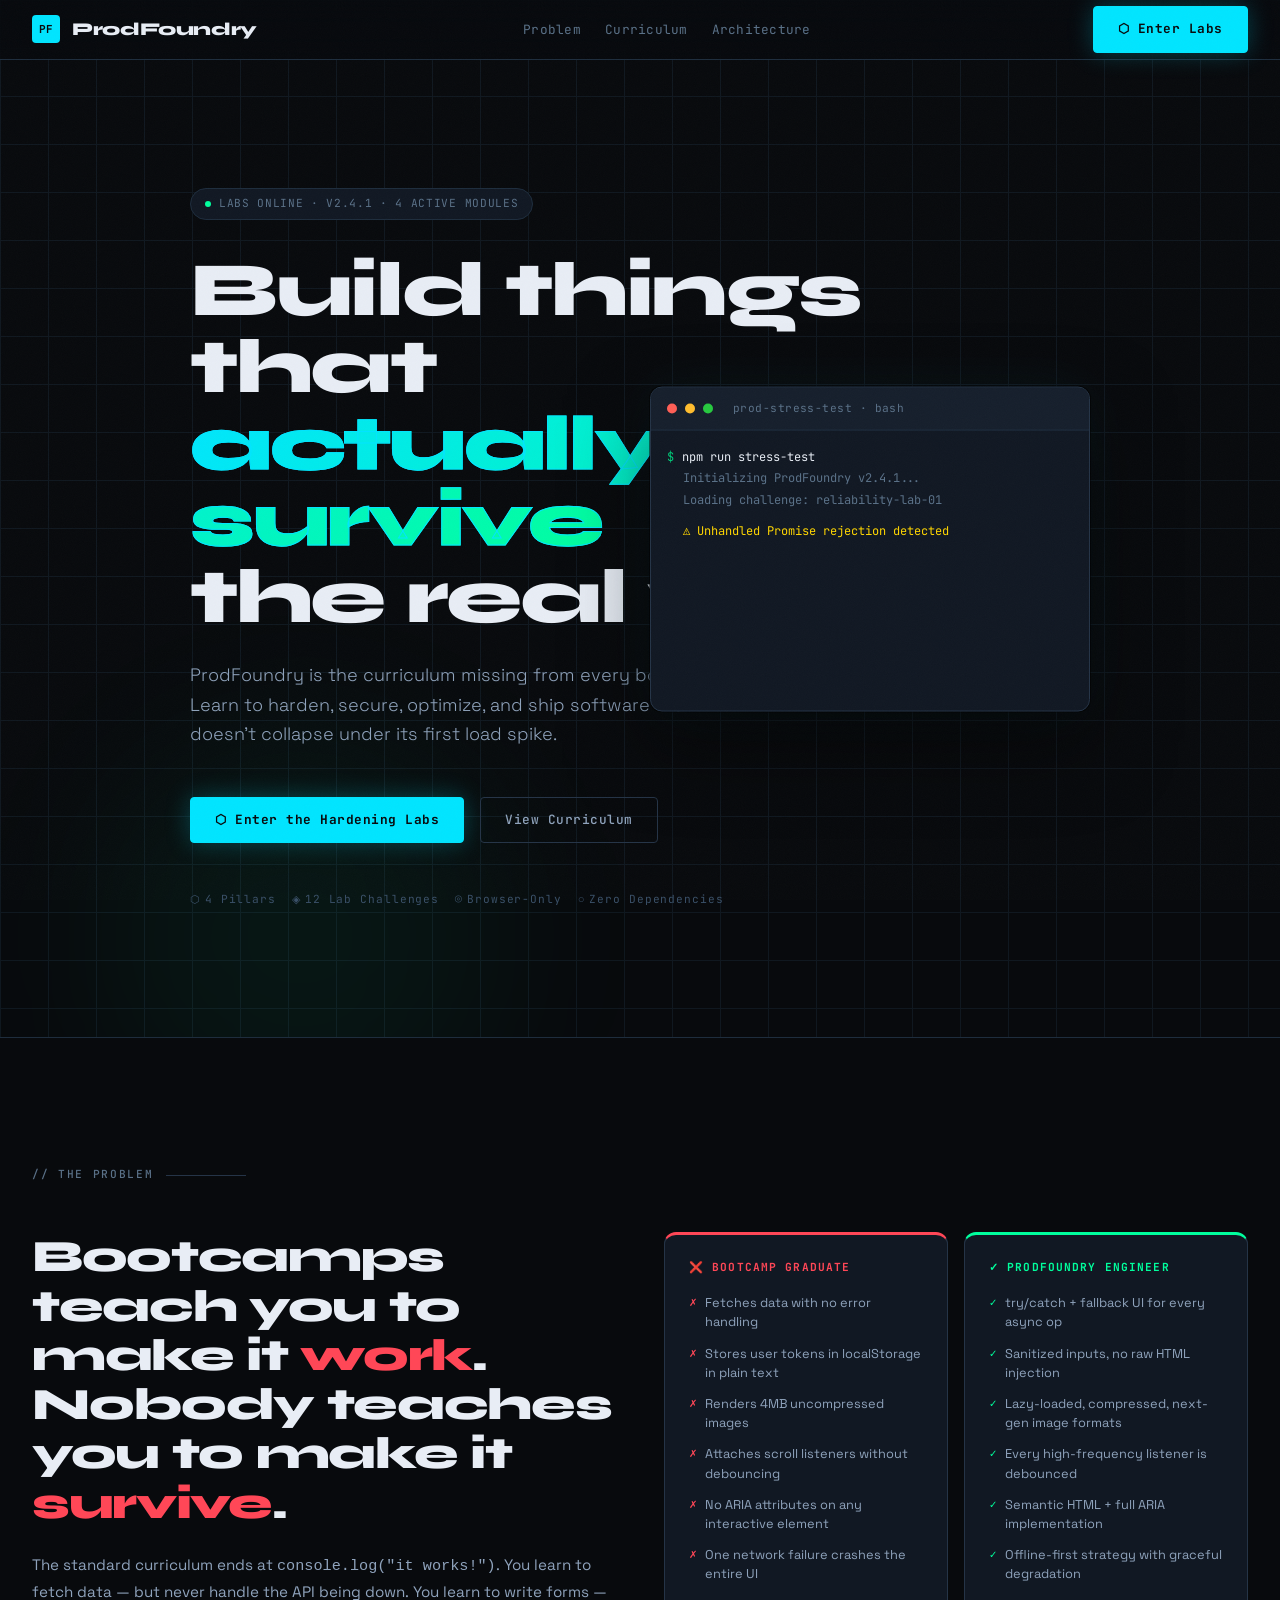
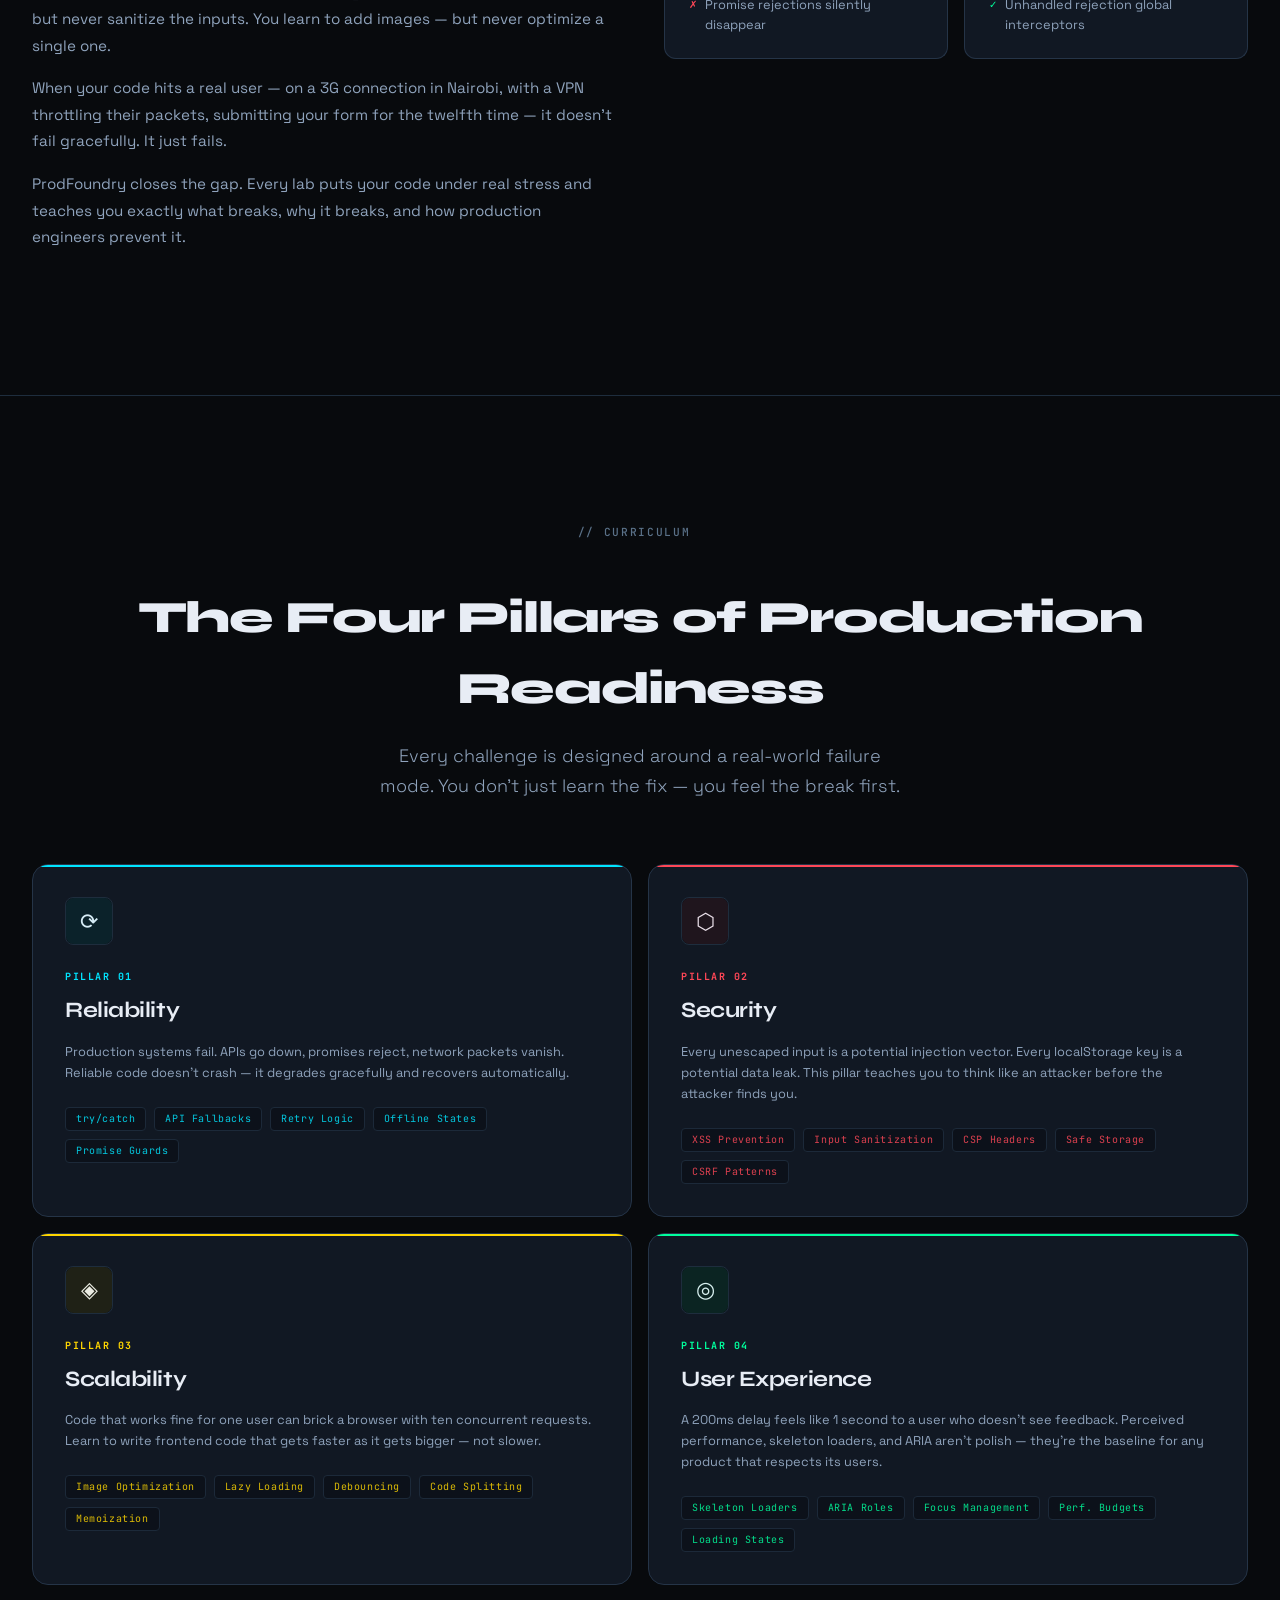
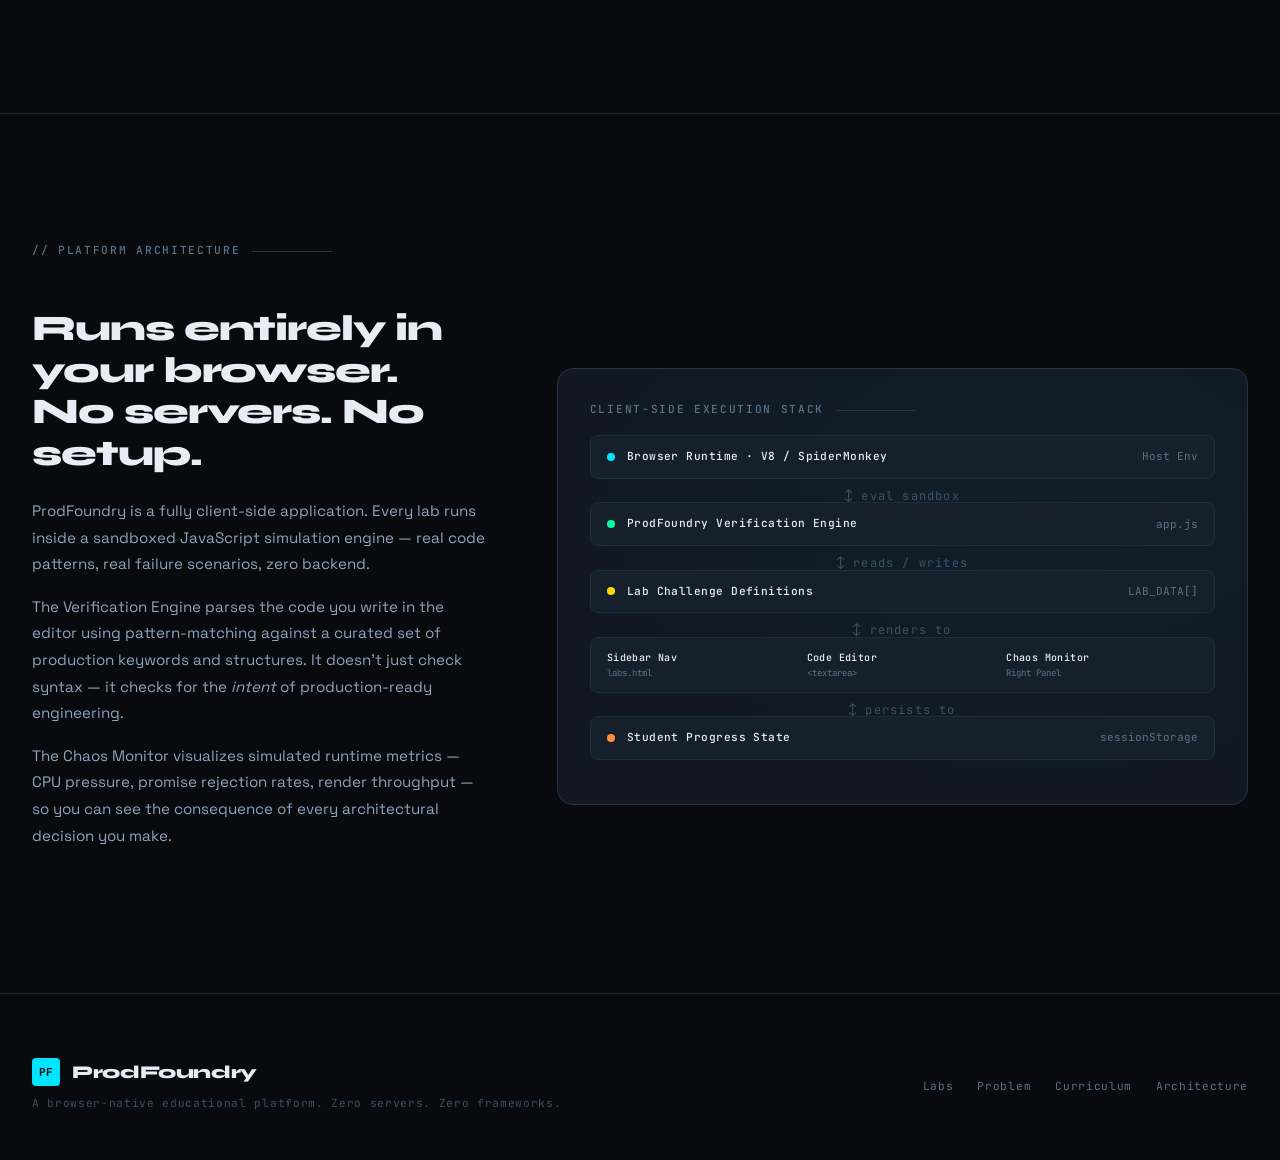
<file: index.html>
<!DOCTYPE html>
<html lang="en">
<head>
  <meta charset="UTF-8">
  <meta name="viewport" content="width=device-width, initial-scale=1.0">
  <meta name="description" content="ProdFoundry — The production-hardening curriculum that turns junior developers into engineers who build things that actually survive the real world.">
  <title>ProdFoundry — Production Hardening for Real Engineers</title>
  <link rel="stylesheet" href="style.css">
  <link rel="icon" type="image/svg+xml" href="data:image/svg+xml,<svg xmlns='http://www.w3.org/2000/svg' viewBox='0 0 32 32'><rect width='32' height='32' rx='6' fill='%2300e5ff'/><text x='6' y='22' font-size='16' font-weight='900' font-family='monospace' fill='%23080a0d'>PF</text></svg>">
</head>
<body>

<!-- ── Ambient Overlays ────────────────────────────────────── -->
<div class="noise-overlay" aria-hidden="true"></div>

<!-- ── Navigation ─────────────────────────────────────────── -->
<nav class="site-nav" role="navigation" aria-label="Main navigation">
  <a href="index.html" class="nav-logo" aria-label="ProdFoundry Home">
    <div class="nav-logo-mark" aria-hidden="true">PF</div>
    ProdFoundry
  </a>
  <ul class="nav-links" role="list">
    <li><a href="#problem">Problem</a></li>
    <li><a href="#pillars">Curriculum</a></li>
    <li><a href="#architecture">Architecture</a></li>
  </ul>
  <a href="labs.html" class="btn btn-primary nav-cta" aria-label="Enter the Hardening Labs">
    ⬡ Enter Labs
  </a>
</nav>

<!-- ═══════════════════════════════════════════════════════════
     HERO SECTION
═══════════════════════════════════════════════════════════ -->
<section class="hero" aria-labelledby="hero-headline">
  <div class="grid-bg" aria-hidden="true"></div>
  <div class="glow-orb" aria-hidden="true"></div>
  <div class="glow-orb" aria-hidden="true"></div>

  <div class="container hero-inner">
    <div class="hero-content">

      <div class="hero-status" role="status" aria-live="polite">
        <span class="status-dot" aria-hidden="true"></span>
        Labs Online · v2.4.1 · 4 Active Modules
      </div>

      <h1 class="hero-headline" id="hero-headline">
        Build things that<br>
        <span class="line-accent">actually survive</span><br>
        the real world.
      </h1>

      <p class="hero-subtitle">
        ProdFoundry is the curriculum missing from every bootcamp.
        Learn to harden, secure, optimize, and ship software that
        doesn't collapse under its first load spike.
      </p>

      <div class="hero-cta-group">
        <a href="labs.html" class="btn btn-primary" aria-label="Enter the interactive Hardening Labs">
          ⬡ Enter the Hardening Labs
        </a>
        <a href="#pillars" class="btn btn-ghost" aria-label="View the 4 curriculum pillars">
          View Curriculum
        </a>
      </div>

      <div class="hero-meta" role="list" aria-label="Platform statistics">
        <span role="listitem">
          <span aria-hidden="true">⬡</span> 4 Pillars
        </span>
        <span role="listitem">
          <span aria-hidden="true">◈</span> 12 Lab Challenges
        </span>
        <span role="listitem">
          <span aria-hidden="true">◎</span> Browser-Only
        </span>
        <span role="listitem">
          <span aria-hidden="true">○</span> Zero Dependencies
        </span>
      </div>
    </div>

    <!-- Terminal Decoration -->
    <div class="hero-terminal" aria-hidden="true" role="presentation">
      <div class="terminal-bar">
        <div class="terminal-dot"></div>
        <div class="terminal-dot"></div>
        <div class="terminal-dot"></div>
        <span class="terminal-title">prod-stress-test · bash</span>
      </div>
      <div class="terminal-body" id="hero-terminal-body">
        <!-- JS populates this -->
      </div>
    </div>
  </div>
</section>

<!-- ═══════════════════════════════════════════════════════════
     THE PROBLEM SECTION
═══════════════════════════════════════════════════════════ -->
<section class="problem-section" id="problem" aria-labelledby="problem-heading">
  <div class="container">
    <div class="section-label" aria-hidden="true">// The Problem</div>

    <div class="problem-grid">
      <div class="problem-text reveal">
        <h2 id="problem-heading">
          Bootcamps teach you to make it <em>work</em>.<br>
          Nobody teaches you to make it <em>survive</em>.
        </h2>
        <p>
          The standard curriculum ends at <code>console.log("it works!")</code>.
          You learn to fetch data — but never handle the API being down.
          You learn to write forms — but never sanitize the inputs.
          You learn to add images — but never optimize a single one.
        </p>
        <p>
          When your code hits a real user — on a 3G connection in Nairobi,
          with a VPN throttling their packets, submitting your form for the
          twelfth time — it doesn't fail gracefully. It just fails.
        </p>
        <p>
          ProdFoundry closes the gap. Every lab puts your code under real
          stress and teaches you exactly what breaks, why it breaks, and
          how production engineers prevent it.
        </p>
      </div>

      <div class="problem-contrast reveal">
        <div class="contrast-card fail" role="region" aria-labelledby="fail-card-title">
          <h4 id="fail-card-title">❌ Bootcamp Graduate</h4>
          <ul class="contrast-list" aria-label="What bootcamps teach">
            <li>Fetches data with no error handling</li>
            <li>Stores user tokens in localStorage in plain text</li>
            <li>Renders 4MB uncompressed images</li>
            <li>Attaches scroll listeners without debouncing</li>
            <li>No ARIA attributes on any interactive element</li>
            <li>One network failure crashes the entire UI</li>
            <li>Promise rejections silently disappear</li>
          </ul>
        </div>
        <div class="contrast-card pass" role="region" aria-labelledby="pass-card-title">
          <h4 id="pass-card-title">✓ ProdFoundry Engineer</h4>
          <ul class="contrast-list" aria-label="What ProdFoundry teaches">
            <li>try/catch + fallback UI for every async op</li>
            <li>Sanitized inputs, no raw HTML injection</li>
            <li>Lazy-loaded, compressed, next-gen image formats</li>
            <li>Every high-frequency listener is debounced</li>
            <li>Semantic HTML + full ARIA implementation</li>
            <li>Offline-first strategy with graceful degradation</li>
            <li>Unhandled rejection global interceptors</li>
          </ul>
        </div>
      </div>
    </div>
  </div>
</section>

<!-- ═══════════════════════════════════════════════════════════
     THE 4 PILLARS SECTION
═══════════════════════════════════════════════════════════ -->
<section class="pillars-section" id="pillars" aria-labelledby="pillars-heading">
  <div class="container">
    <div class="pillars-header reveal">
      <div class="section-label" aria-hidden="true">// Curriculum</div>
      <h2 id="pillars-heading">The Four Pillars of Production Readiness</h2>
      <p>
        Every challenge is designed around a real-world failure mode.
        You don't just learn the fix — you feel the break first.
      </p>
    </div>

    <div class="pillars-grid" role="list" aria-label="Curriculum pillars">

      <!-- Pillar 1: Reliability -->
      <article
        class="pillar-card reveal"
        data-pillar="reliability"
        role="listitem"
        tabindex="0"
        aria-labelledby="pillar-reliability-title"
        onclick="window.location='labs.html?lab=reliability'"
        onkeypress="if(event.key==='Enter') window.location='labs.html?lab=reliability'"
      >
        <div class="pillar-icon" aria-hidden="true">⟳</div>
        <div class="pillar-number">Pillar 01</div>
        <h3 class="pillar-title" id="pillar-reliability-title">Reliability</h3>
        <p class="pillar-desc">
          Production systems fail. APIs go down, promises reject, network
          packets vanish. Reliable code doesn't crash — it degrades
          gracefully and recovers automatically.
        </p>
        <div class="pillar-skills" role="list" aria-label="Skills covered">
          <span class="pillar-skill-tag" role="listitem">try/catch</span>
          <span class="pillar-skill-tag" role="listitem">API Fallbacks</span>
          <span class="pillar-skill-tag" role="listitem">Retry Logic</span>
          <span class="pillar-skill-tag" role="listitem">Offline States</span>
          <span class="pillar-skill-tag" role="listitem">Promise Guards</span>
        </div>
        <span class="pillar-hover-label" aria-hidden="true">Enter Lab →</span>
      </article>

      <!-- Pillar 2: Security -->
      <article
        class="pillar-card reveal"
        data-pillar="security"
        role="listitem"
        tabindex="0"
        aria-labelledby="pillar-security-title"
        onclick="window.location='labs.html?lab=security'"
        onkeypress="if(event.key==='Enter') window.location='labs.html?lab=security'"
      >
        <div class="pillar-icon" aria-hidden="true">⬡</div>
        <div class="pillar-number">Pillar 02</div>
        <h3 class="pillar-title" id="pillar-security-title">Security</h3>
        <p class="pillar-desc">
          Every unescaped input is a potential injection vector. Every
          localStorage key is a potential data leak. This pillar teaches you
          to think like an attacker before the attacker finds you.
        </p>
        <div class="pillar-skills" role="list" aria-label="Skills covered">
          <span class="pillar-skill-tag" role="listitem">XSS Prevention</span>
          <span class="pillar-skill-tag" role="listitem">Input Sanitization</span>
          <span class="pillar-skill-tag" role="listitem">CSP Headers</span>
          <span class="pillar-skill-tag" role="listitem">Safe Storage</span>
          <span class="pillar-skill-tag" role="listitem">CSRF Patterns</span>
        </div>
        <span class="pillar-hover-label" aria-hidden="true">Enter Lab →</span>
      </article>

      <!-- Pillar 3: Scalability -->
      <article
        class="pillar-card reveal"
        data-pillar="scalability"
        role="listitem"
        tabindex="0"
        aria-labelledby="pillar-scalability-title"
        onclick="window.location='labs.html?lab=scalability'"
        onkeypress="if(event.key==='Enter') window.location='labs.html?lab=scalability'"
      >
        <div class="pillar-icon" aria-hidden="true">◈</div>
        <div class="pillar-number">Pillar 03</div>
        <h3 class="pillar-title" id="pillar-scalability-title">Scalability</h3>
        <p class="pillar-desc">
          Code that works fine for one user can brick a browser with ten
          concurrent requests. Learn to write frontend code that gets faster
          as it gets bigger — not slower.
        </p>
        <div class="pillar-skills" role="list" aria-label="Skills covered">
          <span class="pillar-skill-tag" role="listitem">Image Optimization</span>
          <span class="pillar-skill-tag" role="listitem">Lazy Loading</span>
          <span class="pillar-skill-tag" role="listitem">Debouncing</span>
          <span class="pillar-skill-tag" role="listitem">Code Splitting</span>
          <span class="pillar-skill-tag" role="listitem">Memoization</span>
        </div>
        <span class="pillar-hover-label" aria-hidden="true">Enter Lab →</span>
      </article>

      <!-- Pillar 4: UX -->
      <article
        class="pillar-card reveal"
        data-pillar="ux"
        role="listitem"
        tabindex="0"
        aria-labelledby="pillar-ux-title"
        onclick="window.location='labs.html?lab=ux'"
        onkeypress="if(event.key==='Enter') window.location='labs.html?lab=ux'"
      >
        <div class="pillar-icon" aria-hidden="true">◎</div>
        <div class="pillar-number">Pillar 04</div>
        <h3 class="pillar-title" id="pillar-ux-title">User Experience</h3>
        <p class="pillar-desc">
          A 200ms delay feels like 1 second to a user who doesn't see feedback.
          Perceived performance, skeleton loaders, and ARIA aren't polish —
          they're the baseline for any product that respects its users.
        </p>
        <div class="pillar-skills" role="list" aria-label="Skills covered">
          <span class="pillar-skill-tag" role="listitem">Skeleton Loaders</span>
          <span class="pillar-skill-tag" role="listitem">ARIA Roles</span>
          <span class="pillar-skill-tag" role="listitem">Focus Management</span>
          <span class="pillar-skill-tag" role="listitem">Perf. Budgets</span>
          <span class="pillar-skill-tag" role="listitem">Loading States</span>
        </div>
        <span class="pillar-hover-label" aria-hidden="true">Enter Lab →</span>
      </article>

    </div>
  </div>
</section>

<!-- ═══════════════════════════════════════════════════════════
     ARCHITECTURE SECTION
═══════════════════════════════════════════════════════════ -->
<section class="arch-section" id="architecture" aria-labelledby="arch-heading">
  <div class="container">
    <div class="section-label" aria-hidden="true">// Platform Architecture</div>

    <div class="arch-grid">
      <div class="arch-text reveal">
        <h2 id="arch-heading">
          Runs entirely in your browser.<br>No servers. No setup.
        </h2>
        <p>
          ProdFoundry is a fully client-side application. Every lab runs
          inside a sandboxed JavaScript simulation engine — real code
          patterns, real failure scenarios, zero backend.
        </p>
        <p>
          The Verification Engine parses the code you write in the editor
          using pattern-matching against a curated set of production
          keywords and structures. It doesn't just check syntax — it checks
          for the <em>intent</em> of production-ready engineering.
        </p>
        <p>
          The Chaos Monitor visualizes simulated runtime metrics — CPU
          pressure, promise rejection rates, render throughput — so you
          can see the consequence of every architectural decision you make.
        </p>
      </div>

      <div class="arch-diagram reveal" aria-label="Platform architecture diagram" role="img">
        <div class="section-label" style="margin-bottom: var(--space-4);">client-side execution stack</div>

        <div class="arch-layer" role="listitem">
          <div class="arch-layer-dot" style="background: var(--accent);" aria-hidden="true"></div>
          <div>
            <div class="arch-layer-title">Browser Runtime · V8 / SpiderMonkey</div>
          </div>
          <div class="arch-layer-desc">Host Env</div>
        </div>
        <div class="arch-arrow" aria-hidden="true">↕ eval sandbox</div>

        <div class="arch-layer" role="listitem">
          <div class="arch-layer-dot" style="background: var(--green);" aria-hidden="true"></div>
          <div>
            <div class="arch-layer-title">ProdFoundry Verification Engine</div>
          </div>
          <div class="arch-layer-desc">app.js</div>
        </div>
        <div class="arch-arrow" aria-hidden="true">↕ reads / writes</div>

        <div class="arch-layer" role="listitem">
          <div class="arch-layer-dot" style="background: var(--yellow);" aria-hidden="true"></div>
          <div>
            <div class="arch-layer-title">Lab Challenge Definitions</div>
          </div>
          <div class="arch-layer-desc">LAB_DATA[]</div>
        </div>
        <div class="arch-arrow" aria-hidden="true">↕ renders to</div>

        <div class="arch-layer" style="display: grid; grid-template-columns: 1fr 1fr 1fr; gap: 8px;" role="listitem">
          <div>
            <div class="arch-layer-title" style="font-size: 10px;">Sidebar Nav</div>
            <div class="arch-layer-desc" style="font-size: 9px;">labs.html</div>
          </div>
          <div>
            <div class="arch-layer-title" style="font-size: 10px;">Code Editor</div>
            <div class="arch-layer-desc" style="font-size: 9px;">&lt;textarea&gt;</div>
          </div>
          <div>
            <div class="arch-layer-title" style="font-size: 10px;">Chaos Monitor</div>
            <div class="arch-layer-desc" style="font-size: 9px;">Right Panel</div>
          </div>
        </div>
        <div class="arch-arrow" aria-hidden="true">↕ persists to</div>

        <div class="arch-layer" role="listitem">
          <div class="arch-layer-dot" style="background: var(--orange);" aria-hidden="true"></div>
          <div>
            <div class="arch-layer-title">Student Progress State</div>
          </div>
          <div class="arch-layer-desc">sessionStorage</div>
        </div>
      </div>
    </div>
  </div>
</section>

<!-- ═══════════════════════════════════════════════════════════
     FOOTER
═══════════════════════════════════════════════════════════ -->
<footer class="site-footer" role="contentinfo">
  <div class="container">
    <div class="footer-inner">
      <div class="footer-copy">
        <div class="nav-logo" style="margin-bottom: 8px; display: inline-flex;">
          <div class="nav-logo-mark">PF</div>
          ProdFoundry
        </div><br>
        <span>A browser-native educational platform. Zero servers. Zero frameworks.</span>
      </div>
      <ul class="footer-links" role="list" aria-label="Footer navigation">
        <li><a href="labs.html">Labs</a></li>
        <li><a href="#problem">Problem</a></li>
        <li><a href="#pillars">Curriculum</a></li>
        <li><a href="#architecture">Architecture</a></li>
      </ul>
    </div>
  </div>
</footer>

<script>
// ─── Hero Terminal Animation ────────────────────────────────
(function initHeroTerminal() {
  const lines = [
    { type: 'prompt', cmd: 'npm run stress-test', delay: 400 },
    { type: 'out', text: 'Initializing ProdFoundry v2.4.1...', delay: 900 },
    { type: 'out', text: 'Loading challenge: reliability-lab-01', delay: 1300 },
    { type: 'gap', delay: 1600 },
    { type: 'warn', text: '⚠  Unhandled Promise rejection detected', delay: 1900 },
    { type: 'err',  text: '✗  TypeError: Cannot read prop of undefined', delay: 2400 },
    { type: 'err',  text: '✗  API fallback: MISSING', delay: 2800 },
    { type: 'gap', delay: 3100 },
    { type: 'prompt', cmd: '// fix: add try/catch + fallback', delay: 3400 },
    { type: 'gap', delay: 3700 },
    { type: 'success', text: '✓  Error boundary: ACTIVE', delay: 4100 },
    { type: 'success', text: '✓  Fallback UI: RENDERING', delay: 4500 },
    { type: 'success', text: '✓  Promise guard: PASSED', delay: 4900 },
    { type: 'gap', delay: 5200 },
    { type: 'success', text: '◉ Lab Score: 100/100 — PRODUCTION READY', delay: 5600 },
    { type: 'cursor', delay: 6000 },
  ];

  const body = document.getElementById('hero-terminal-body');
  if (!body) return;

  lines.forEach(({ type, cmd, text, delay }) => {
    setTimeout(() => {
      const line = document.createElement('div');

      if (type === 'gap') {
        line.className = 't-line t-gap';
        line.style.animationDelay = '0ms';
      } else if (type === 'cursor') {
        const cur = document.createElement('span');
        cur.className = 't-cursor';
        body.appendChild(cur);
        return;
      } else {
        line.className = 't-line';
        line.style.animationDelay = '0ms';

        if (type === 'prompt') {
          line.innerHTML = `<span class="t-prompt">$</span><span class="t-cmd">${cmd}</span>`;
        } else if (type === 'out') {
          line.innerHTML = `<span class="t-out">${text}</span>`;
        } else if (type === 'err') {
          line.innerHTML = `<span class="t-err">${text}</span>`;
        } else if (type === 'success') {
          line.innerHTML = `<span class="t-success">${text}</span>`;
        } else if (type === 'warn') {
          line.innerHTML = `<span class="t-warn">${text}</span>`;
        }
      }

      // Remove old cursor if present
      const oldCursor = body.querySelector('.t-cursor');
      if (oldCursor) oldCursor.remove();

      body.appendChild(line);
      body.scrollTop = body.scrollHeight;
    }, delay);
  });
})();

// ─── Scroll Reveal ──────────────────────────────────────────
(function initReveal() {
  const observer = new IntersectionObserver(
    (entries) => {
      entries.forEach((entry, i) => {
        if (entry.isIntersecting) {
          // Stagger sibling reveals
          const siblings = entry.target.parentElement
            ? [...entry.target.parentElement.querySelectorAll('.reveal:not(.revealed)')]
            : [];
          const idx = siblings.indexOf(entry.target);
          setTimeout(() => {
            entry.target.classList.add('revealed');
          }, idx * 80);
          observer.unobserve(entry.target);
        }
      });
    },
    { threshold: 0.1, rootMargin: '0px 0px -40px 0px' }
  );

  document.querySelectorAll('.reveal').forEach(el => observer.observe(el));
})();
</script>
</body>
</html>
</file>
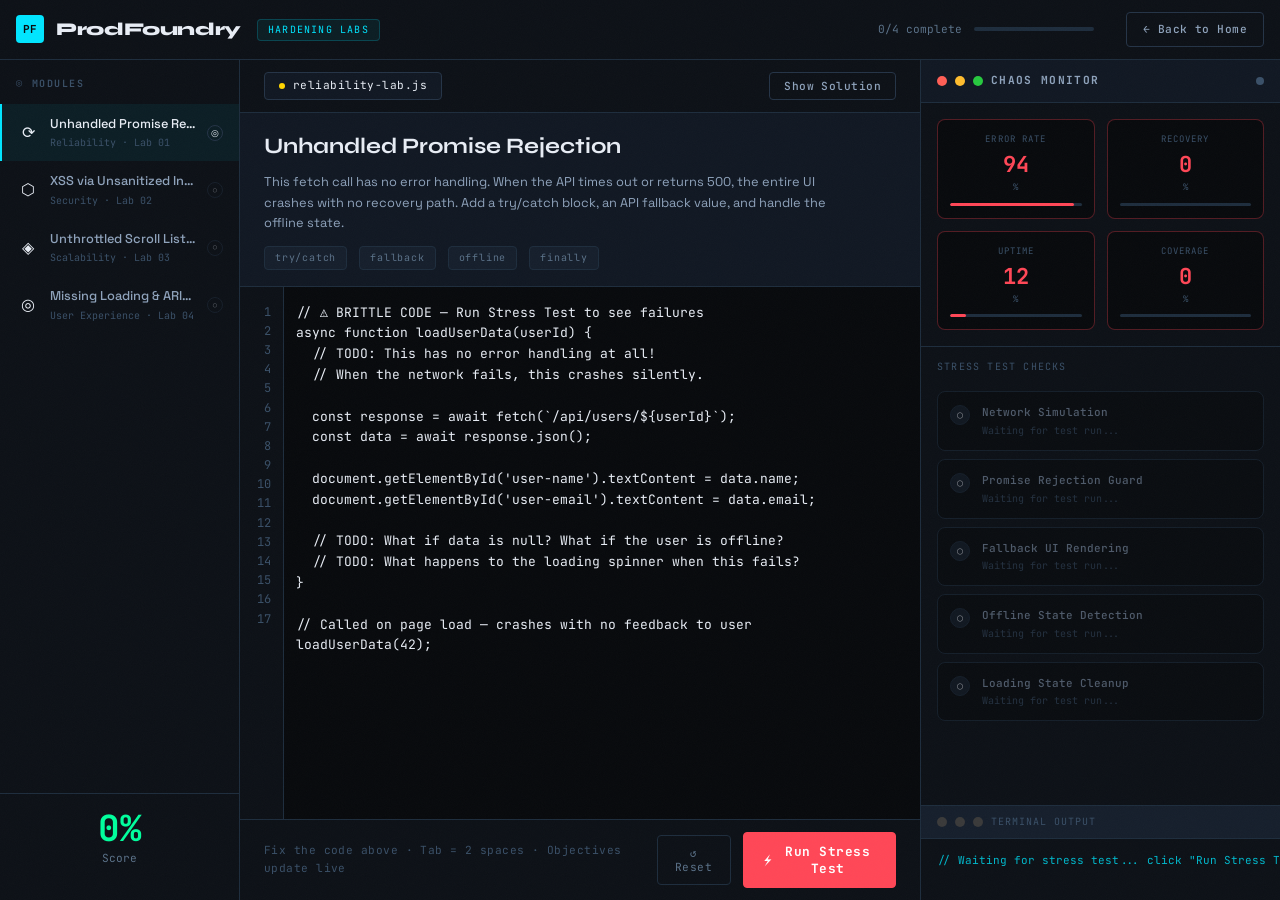
<file: labs.html>
<!DOCTYPE html>
<html lang="en">
<head>
  <meta charset="UTF-8">
  <meta name="viewport" content="width=device-width, initial-scale=1.0">
  <meta name="description" content="ProdFoundry Hardening Labs — Interactive challenges to learn reliability, security, scalability, and UX engineering.">
  <title>ProdFoundry · Hardening Labs</title>
  <link rel="stylesheet" href="style.css">
  <link rel="icon" type="image/svg+xml" href="data:image/svg+xml,<svg xmlns='http://www.w3.org/2000/svg' viewBox='0 0 32 32'><rect width='32' height='32' rx='6' fill='%2300e5ff'/><text x='6' y='22' font-size='16' font-weight='900' font-family='monospace' fill='%23080a0d'>PF</text></svg>">
</head>
<body>
<div class="noise-overlay" aria-hidden="true"></div>

<!-- ═══════════════════════════════════════════════════════════
     LAB SHELL — 3-Column Dashboard Grid
═══════════════════════════════════════════════════════════ -->
<div class="lab-shell" id="lab-shell" role="application" aria-label="ProdFoundry Interactive Learning Lab">

  <!-- ── Lab Nav Header ─────────────────────────────────── -->
  <header class="lab-nav" role="banner">
    <a href="index.html" class="nav-logo" aria-label="Back to ProdFoundry homepage">
      <div class="nav-logo-mark" aria-hidden="true">PF</div>
      ProdFoundry
    </a>
    <div class="lab-nav-badge" aria-label="Hardening Labs">Hardening Labs</div>

    <div class="lab-nav-spacer"></div>

    <div class="lab-progress-area" role="complementary" aria-label="Progress tracker">
      <span aria-label="Lab progress">
        <span id="lab-progress-label" aria-live="polite">0/4 complete</span>
      </span>
      <div class="lab-progress-bar-track" role="progressbar" aria-valuemin="0" aria-valuemax="100" aria-valuenow="0" aria-label="Overall completion">
        <div class="lab-progress-bar-fill" id="lab-progress-fill"></div>
      </div>
    </div>

    <a href="index.html" class="btn btn-ghost" style="font-size: var(--text-xs); padding: 8px 16px; margin-left: var(--space-4);">
      ← Back to Home
    </a>
  </header>

  <!-- ── Left Sidebar ───────────────────────────────────── -->
  <aside class="lab-sidebar" role="navigation" aria-label="Lab category navigation">
    <div class="sidebar-section-title" aria-hidden="true">
      <span>◎</span> MODULES
    </div>

    <!-- Nav items rendered by JS -->
    <div id="lab-nav-list" role="list" aria-label="Available lab challenges"></div>

    <div class="sidebar-footer">
      <div class="sidebar-score" role="status" aria-live="polite" aria-label="Current score">
        <span class="sidebar-score-val" id="sidebar-score-val">0%</span>
        Score
      </div>
    </div>
  </aside>

  <!-- ── Center Workspace ───────────────────────────────── -->
  <main class="lab-workspace" role="main" aria-label="Code editor workspace">

    <!-- Workspace Tabs -->
    <div class="workspace-header" role="toolbar" aria-label="Editor controls">
      <div class="workspace-tab" role="tab" aria-selected="true">
        <div class="workspace-tab-dot" aria-hidden="true"></div>
        <span id="workspace-tab-name">loading...</span>
      </div>
      <div class="workspace-actions">
        <button
          id="btn-hint"
          class="btn btn-ghost"
          style="font-size: var(--text-xs); padding: 6px 14px;"
          aria-label="Show solution — inserts passing code into editor"
          title="Show a passing solution"
        >
          Show Solution
        </button>
      </div>
    </div>

    <!-- Lab Description -->
    <div class="lab-description" role="region" aria-labelledby="lab-title">
      <h2 id="lab-title" style="font-family: var(--font-display); font-size: var(--text-xl); font-weight: 700; margin-bottom: var(--space-2);">
        Loading Lab...
      </h2>
      <p id="lab-desc" style="font-size: var(--text-sm); color: var(--fg-secondary);">
        Select a module from the left sidebar to begin.
      </p>
      <div id="objective-list" class="objective-list" role="list" aria-label="Required objectives to pass this lab">
        <!-- Rendered by JS -->
      </div>
    </div>

    <!-- Code Editor -->
    <div class="editor-container" role="region" aria-label="Code editor">
      <div class="editor-gutter" aria-hidden="true" id="editor-gutter">
        <!-- Line numbers rendered by JS -->
      </div>
      <textarea
        id="code-editor"
        class="code-editor"
        spellcheck="false"
        autocomplete="off"
        autocorrect="off"
        autocapitalize="off"
        aria-label="Code editor — write your solution here. Tab key inserts spaces."
        aria-multiline="true"
        aria-describedby="lab-desc"
        placeholder="// Select a module to start coding..."
      ></textarea>
    </div>

    <!-- Run Bar -->
    <div class="run-bar" role="toolbar" aria-label="Test runner controls">
      <span class="run-hint" aria-hidden="true">
        Fix the code above · Tab = 2 spaces · Objectives update live
      </span>
      <div class="run-bar-btns">
        <button
          id="btn-reset"
          class="btn-reset"
          aria-label="Reset code to the original broken starter code"
          title="Reset to broken starter code"
        >
          ↺ Reset
        </button>
        <button
          id="btn-run"
          class="btn-stress"
          aria-label="Run the stress test against your code"
          title="Run Stress Test"
        >
          <span aria-hidden="true">⚡</span> Run Stress Test
        </button>
      </div>
    </div>

    <!-- Success Overlay -->
    <div
      id="success-overlay"
      class="success-overlay"
      role="dialog"
      aria-modal="true"
      aria-labelledby="success-title"
      aria-describedby="success-sub"
    >
      <div class="success-icon" aria-hidden="true">✦</div>
      <h3 class="success-title" id="success-title">Lab Passed</h3>
      <p class="success-sub" id="success-sub">All checks green. Production-ready.</p>
      <div style="display: flex; gap: 12px; flex-wrap: wrap; justify-content: center;">
        <button
          id="btn-next-lab"
          class="btn btn-success"
          aria-label="Continue to the next lab"
        >
          Next Lab →
        </button>
        <button
          id="btn-dismiss"
          class="btn btn-ghost"
          aria-label="Dismiss this success message and stay in the current lab"
        >
          Stay Here
        </button>
      </div>
    </div>
  </main>

  <!-- ── Right Panel — Chaos Monitor ───────────────────── -->
  <aside class="chaos-monitor" role="complementary" aria-label="Chaos Monitor — real-time stress test results">

    <!-- Monitor Header -->
    <div class="monitor-header">
      <div class="terminal-dot" style="background:#ff5f56" aria-hidden="true"></div>
      <div class="terminal-dot" style="background:#ffbd2e" aria-hidden="true"></div>
      <div class="terminal-dot" style="background:#27c93f" aria-hidden="true"></div>
      <div class="monitor-title">CHAOS MONITOR</div>
      <div
        class="monitor-status-led idle"
        id="monitor-status-led"
        role="status"
        aria-live="polite"
        aria-label="Monitor status: idle"
      ></div>
    </div>

    <!-- Metric Gauges -->
    <div class="gauge-panel" id="gauge-panel" role="region" aria-label="Live performance metrics">
      <!-- Rendered by JS -->
    </div>

    <!-- Check List -->
    <div class="checks-panel" id="checks-panel" role="log" aria-live="polite" aria-label="Stress test checks">
      <div class="checks-label" aria-hidden="true">Stress Test Checks</div>
      <div style="text-align: center; padding: var(--space-7) 0; color: var(--fg-dim); font-family: var(--font-mono); font-size: var(--text-xs);">
        Run a stress test to see<br>live diagnostics here.
      </div>
    </div>

    <!-- Simulated Terminal Output -->
    <div class="terminal-panel" role="log" aria-label="Terminal output from stress test">
      <div class="terminal-panel-header">
        <div class="terminal-dot" style="background:#3a3a3a" aria-hidden="true"></div>
        <div class="terminal-dot" style="background:#3a3a3a" aria-hidden="true"></div>
        <div class="terminal-dot" style="background:#3a3a3a" aria-hidden="true"></div>
        <span class="terminal-panel-title">terminal output</span>
      </div>
      <pre
        class="terminal-output"
        id="terminal-output"
        aria-label="Terminal log output"
        aria-live="polite"
      ><span class="t-output-line t-out-info">// Waiting for stress test... click "Run Stress Test" to begin.</span>
</pre>
    </div>
  </aside>

</div><!-- end .lab-shell -->

<script src="app.js"></script>
</body>
</html>
</file>
<file: style.css>
/* ============================================================
   ProdFoundry — Unified Stylesheet
   Aesthetic: Industrial Terminal · Dark Mode · High-Precision
   ============================================================ */

@import url('https://fonts.googleapis.com/css2?family=JetBrains+Mono:wght@300;400;500;700&family=Syne:wght@400;600;700;800&family=Space+Grotesk:wght@300;400;500;600&display=swap');

/* ── CSS Custom Properties ─────────────────────────────────── */
:root {
  /* Core Palette */
  --bg-void:        #080a0d;
  --bg-base:        #0d1117;
  --bg-surface:     #111823;
  --bg-elevated:    #161f2c;
  --bg-hover:       #1c2738;
  --border-dim:     #1e2d3d;
  --border-default: #253447;
  --border-bright:  #2e4460;

  /* Accent — Electric Cyan */
  --accent:         #00e5ff;
  --accent-dim:     #00b8cc;
  --accent-glow:    rgba(0, 229, 255, 0.12);
  --accent-muted:   rgba(0, 229, 255, 0.06);

  /* Semantic Colors */
  --green:          #00ff9d;
  --green-dim:      #00cc7a;
  --green-glow:     rgba(0, 255, 157, 0.12);
  --yellow:         #ffd600;
  --yellow-dim:     #ccaa00;
  --red:            #ff4757;
  --red-dim:        #cc3644;
  --red-glow:       rgba(255, 71, 87, 0.12);
  --orange:         #ff8c42;

  /* Pillar Colors */
  --pillar-reliability: #00e5ff;
  --pillar-security:    #ff4757;
  --pillar-scale:       #ffd600;
  --pillar-ux:          #00ff9d;

  /* Typography */
  --font-display: 'Syne', sans-serif;
  --font-mono:    'JetBrains Mono', monospace;
  --font-body:    'Space Grotesk', sans-serif;

  /* Text Scale */
  --text-xs:  0.7rem;
  --text-sm:  0.8rem;
  --text-md:  0.95rem;
  --text-lg:  1.125rem;
  --text-xl:  1.375rem;
  --text-2xl: 1.75rem;
  --text-3xl: 2.25rem;
  --text-4xl: 3rem;
  --text-5xl: 4rem;
  --text-6xl: 5.5rem;

  /* Foreground */
  --fg-primary:   #e8edf5;
  --fg-secondary: #8fa3bc;
  --fg-tertiary:  #5a7188;
  --fg-dim:       #3a5068;

  /* Spacing */
  --space-1:  4px;
  --space-2:  8px;
  --space-3:  12px;
  --space-4:  16px;
  --space-5:  24px;
  --space-6:  32px;
  --space-7:  48px;
  --space-8:  64px;
  --space-9:  96px;
  --space-10: 128px;

  /* Motion */
  --ease-out-expo: cubic-bezier(0.16, 1, 0.3, 1);
  --ease-in-expo:  cubic-bezier(0.7, 0, 0.84, 0);
  --ease-spring:   cubic-bezier(0.34, 1.56, 0.64, 1);
  --duration-fast: 150ms;
  --duration-base: 250ms;
  --duration-slow: 450ms;

  /* Layout */
  --max-w:       1280px;
  --sidebar-w:   240px;
  --panel-r-w:   360px;
  --radius-sm:   4px;
  --radius-md:   8px;
  --radius-lg:   12px;
  --radius-xl:   16px;
}

/* ── Reset & Base ───────────────────────────────────────────── */
*, *::before, *::after {
  box-sizing: border-box;
  margin: 0;
  padding: 0;
}

html {
  scroll-behavior: smooth;
  -webkit-font-smoothing: antialiased;
  -moz-osx-font-smoothing: grayscale;
}

body {
  font-family: var(--font-body);
  font-size: var(--text-md);
  color: var(--fg-primary);
  background-color: var(--bg-void);
  line-height: 1.6;
  overflow-x: hidden;
}

::selection {
  background: var(--accent-glow);
  color: var(--accent);
}

a {
  color: var(--accent);
  text-decoration: none;
  transition: color var(--duration-fast) ease;
}
a:hover { color: var(--fg-primary); }

/* ── Scrollbar ──────────────────────────────────────────────── */
::-webkit-scrollbar { width: 6px; height: 6px; }
::-webkit-scrollbar-track { background: var(--bg-base); }
::-webkit-scrollbar-thumb { background: var(--border-bright); border-radius: 3px; }
::-webkit-scrollbar-thumb:hover { background: var(--fg-tertiary); }

/* ══════════════════════════════════════════════════════════════
   SHARED COMPONENTS
══════════════════════════════════════════════════════════════ */

/* ── Noise Overlay ─────────────────────────────────────────── */
.noise-overlay {
  position: fixed;
  inset: 0;
  pointer-events: none;
  z-index: 1000;
  opacity: 0.025;
  background-image: url("data:image/svg+xml,%3Csvg viewBox='0 0 256 256' xmlns='http://www.w3.org/2000/svg'%3E%3Cfilter id='n'%3E%3CfeTurbulence type='fractalNoise' baseFrequency='0.85' numOctaves='4' stitchTiles='stitch'/%3E%3C/filter%3E%3Crect width='100%25' height='100%25' filter='url(%23n)'/%3E%3C/svg%3E");
  background-size: 200px;
}

/* ── Grid Background ───────────────────────────────────────── */
.grid-bg {
  position: absolute;
  inset: 0;
  background-image:
    linear-gradient(var(--border-dim) 1px, transparent 1px),
    linear-gradient(90deg, var(--border-dim) 1px, transparent 1px);
  background-size: 48px 48px;
  opacity: 0.4;
  pointer-events: none;
}

/* ── Glow Orbs ─────────────────────────────────────────────── */
.glow-orb {
  position: absolute;
  border-radius: 50%;
  filter: blur(80px);
  pointer-events: none;
  will-change: transform;
}

/* ── Tag / Badge ───────────────────────────────────────────── */
.tag {
  display: inline-flex;
  align-items: center;
  gap: var(--space-2);
  font-family: var(--font-mono);
  font-size: var(--text-xs);
  font-weight: 500;
  letter-spacing: 0.1em;
  text-transform: uppercase;
  color: var(--accent);
  background: var(--accent-muted);
  border: 1px solid rgba(0, 229, 255, 0.2);
  padding: 4px 12px;
  border-radius: var(--radius-sm);
}
.tag::before { content: '//'; opacity: 0.5; }

/* ── Section Label ─────────────────────────────────────────── */
.section-label {
  font-family: var(--font-mono);
  font-size: var(--text-xs);
  font-weight: 500;
  letter-spacing: 0.15em;
  text-transform: uppercase;
  color: var(--fg-tertiary);
  display: flex;
  align-items: center;
  gap: var(--space-3);
  margin-bottom: var(--space-5);
}
.section-label::after {
  content: '';
  display: block;
  flex: 1;
  height: 1px;
  background: var(--border-default);
  max-width: 80px;
}

/* ── Buttons ───────────────────────────────────────────────── */
.btn {
  display: inline-flex;
  align-items: center;
  gap: var(--space-2);
  font-family: var(--font-mono);
  font-size: var(--text-sm);
  font-weight: 500;
  letter-spacing: 0.04em;
  padding: 12px 24px;
  border-radius: var(--radius-sm);
  border: 1px solid transparent;
  cursor: pointer;
  transition: all var(--duration-base) var(--ease-out-expo);
  position: relative;
  overflow: hidden;
  text-decoration: none;
  white-space: nowrap;
}
.btn::before {
  content: '';
  position: absolute;
  inset: 0;
  background: rgba(255,255,255,0.05);
  opacity: 0;
  transition: opacity var(--duration-fast) ease;
}
.btn:hover::before { opacity: 1; }

.btn-primary {
  background: var(--accent);
  color: var(--bg-void);
  border-color: var(--accent);
  font-weight: 700;
  box-shadow: 0 0 24px rgba(0, 229, 255, 0.25);
}
.btn-primary:hover {
  background: #1aebff;
  box-shadow: 0 0 40px rgba(0, 229, 255, 0.4);
  transform: translateY(-1px);
  color: var(--bg-void);
}

.btn-ghost {
  background: transparent;
  color: var(--fg-secondary);
  border-color: var(--border-default);
}
.btn-ghost:hover {
  color: var(--fg-primary);
  border-color: var(--border-bright);
  background: var(--bg-elevated);
}

.btn-danger {
  background: var(--red);
  color: #fff;
  border-color: var(--red);
  font-weight: 700;
  box-shadow: 0 0 20px rgba(255, 71, 87, 0.2);
}
.btn-danger:hover {
  background: #ff5f6d;
  box-shadow: 0 0 36px rgba(255, 71, 87, 0.35);
  transform: translateY(-1px);
}

.btn-success {
  background: var(--green);
  color: var(--bg-void);
  border-color: var(--green);
  font-weight: 700;
  box-shadow: 0 0 20px rgba(0, 255, 157, 0.2);
}

/* ── Site Nav ──────────────────────────────────────────────── */
.site-nav {
  position: fixed;
  top: 0;
  left: 0;
  right: 0;
  z-index: 900;
  padding: 0 var(--space-6);
  height: 60px;
  display: flex;
  align-items: center;
  justify-content: space-between;
  border-bottom: 1px solid var(--border-dim);
  background: rgba(8, 10, 13, 0.85);
  backdrop-filter: blur(16px) saturate(180%);
  -webkit-backdrop-filter: blur(16px) saturate(180%);
}

.nav-logo {
  display: flex;
  align-items: center;
  gap: var(--space-3);
  font-family: var(--font-display);
  font-size: var(--text-lg);
  font-weight: 800;
  color: var(--fg-primary);
  letter-spacing: -0.02em;
  text-decoration: none;
}
.nav-logo-mark {
  width: 28px;
  height: 28px;
  background: var(--accent);
  border-radius: var(--radius-sm);
  display: flex;
  align-items: center;
  justify-content: center;
  font-family: var(--font-mono);
  font-size: 11px;
  font-weight: 700;
  color: var(--bg-void);
  flex-shrink: 0;
}

.nav-links {
  display: flex;
  align-items: center;
  gap: var(--space-5);
  list-style: none;
}
.nav-links a {
  font-size: var(--text-sm);
  font-family: var(--font-mono);
  color: var(--fg-tertiary);
  transition: color var(--duration-fast) ease;
  letter-spacing: 0.02em;
}
.nav-links a:hover { color: var(--fg-primary); }

.nav-cta { margin-left: var(--space-4); }

/* ── Container ─────────────────────────────────────────────── */
.container {
  max-width: var(--max-w);
  margin: 0 auto;
  padding: 0 var(--space-6);
}

/* ══════════════════════════════════════════════════════════════
   INDEX.HTML — HOMEPAGE
══════════════════════════════════════════════════════════════ */

/* ── Hero ──────────────────────────────────────────────────── */
.hero {
  position: relative;
  min-height: 100vh;
  display: flex;
  align-items: center;
  padding-top: 60px;
  overflow: hidden;
}

.hero .glow-orb:nth-child(1) {
  width: 600px;
  height: 600px;
  background: rgba(0, 229, 255, 0.07);
  top: -200px;
  right: -100px;
  animation: orb-drift-1 12s ease-in-out infinite;
}
.hero .glow-orb:nth-child(2) {
  width: 400px;
  height: 400px;
  background: rgba(0, 255, 157, 0.05);
  bottom: -100px;
  left: 100px;
  animation: orb-drift-2 16s ease-in-out infinite;
}

@keyframes orb-drift-1 {
  0%, 100% { transform: translate(0, 0); }
  33%  { transform: translate(-40px, 30px); }
  66%  { transform: translate(20px, -20px); }
}
@keyframes orb-drift-2 {
  0%, 100% { transform: translate(0, 0); }
  50%  { transform: translate(30px, -40px); }
}

.hero-inner {
  position: relative;
  z-index: 1;
  padding: var(--space-10) 0;
}

.hero-status {
  display: inline-flex;
  align-items: center;
  gap: var(--space-2);
  font-family: var(--font-mono);
  font-size: var(--text-xs);
  color: var(--fg-tertiary);
  background: var(--bg-surface);
  border: 1px solid var(--border-dim);
  padding: 6px 14px;
  border-radius: 999px;
  margin-bottom: var(--space-6);
  letter-spacing: 0.06em;
  text-transform: uppercase;
}
.status-dot {
  width: 6px;
  height: 6px;
  background: var(--green);
  border-radius: 50%;
  animation: pulse-dot 2s ease-in-out infinite;
}
@keyframes pulse-dot {
  0%, 100% { box-shadow: 0 0 0 0 rgba(0, 255, 157, 0.4); }
  50%  { box-shadow: 0 0 0 6px rgba(0, 255, 157, 0); }
}

.hero-headline {
  font-family: var(--font-display);
  font-size: clamp(var(--text-3xl), 6vw, var(--text-6xl));
  font-weight: 800;
  line-height: 1.0;
  letter-spacing: -0.03em;
  color: var(--fg-primary);
  margin-bottom: var(--space-5);
  max-width: 900px;
}

.hero-headline .line-accent {
  color: transparent;
  -webkit-text-stroke: 1px var(--accent);
  background: linear-gradient(135deg, var(--accent), var(--green));
  -webkit-background-clip: text;
  -webkit-text-fill-color: transparent;
  background-clip: text;
}

.hero-subtitle {
  font-size: var(--text-lg);
  color: var(--fg-secondary);
  max-width: 560px;
  line-height: 1.65;
  margin-bottom: var(--space-7);
  font-weight: 300;
}

.hero-cta-group {
  display: flex;
  align-items: center;
  gap: var(--space-4);
  flex-wrap: wrap;
}

.hero-meta {
  font-family: var(--font-mono);
  font-size: var(--text-xs);
  color: var(--fg-dim);
  letter-spacing: 0.08em;
  margin-top: var(--space-7);
  display: flex;
  align-items: center;
  gap: var(--space-4);
}
.hero-meta span { display: flex; align-items: center; gap: var(--space-1); }

.hero-terminal {
  position: absolute;
  right: 0;
  top: 50%;
  transform: translateY(-50%);
  width: 440px;
  background: var(--bg-surface);
  border: 1px solid var(--border-default);
  border-radius: var(--radius-lg);
  overflow: hidden;
  box-shadow:
    0 0 0 1px rgba(0,0,0,0.5),
    0 32px 80px rgba(0,0,0,0.5),
    0 0 60px rgba(0, 229, 255, 0.05);
}

.terminal-bar {
  display: flex;
  align-items: center;
  gap: var(--space-2);
  padding: 12px 16px;
  background: var(--bg-elevated);
  border-bottom: 1px solid var(--border-dim);
}
.terminal-dot {
  width: 10px; height: 10px;
  border-radius: 50%;
}
.terminal-dot:nth-child(1) { background: #ff5f56; }
.terminal-dot:nth-child(2) { background: #ffbd2e; }
.terminal-dot:nth-child(3) { background: #27c93f; }
.terminal-title {
  font-family: var(--font-mono);
  font-size: var(--text-xs);
  color: var(--fg-tertiary);
  margin-left: var(--space-3);
  letter-spacing: 0.04em;
}

.terminal-body {
  padding: var(--space-4);
  font-family: var(--font-mono);
  font-size: 12px;
  line-height: 1.8;
  min-height: 280px;
}

.t-line {
  display: flex;
  gap: var(--space-2);
  opacity: 0;
  transform: translateY(4px);
  animation: t-appear 0.3s var(--ease-out-expo) forwards;
}
.t-line.t-gap { height: 10px; }
.t-prompt { color: var(--green-dim); flex-shrink: 0; }
.t-cmd { color: var(--fg-primary); }
.t-out { color: var(--fg-tertiary); margin-left: 16px; }
.t-err { color: var(--red); margin-left: 16px; }
.t-success { color: var(--green); margin-left: 16px; }
.t-warn { color: var(--yellow); margin-left: 16px; }
.t-cursor {
  display: inline-block;
  width: 8px; height: 14px;
  background: var(--accent);
  margin-left: 2px;
  animation: blink 1s step-end infinite;
  vertical-align: middle;
}

@keyframes blink { 0%, 100% { opacity: 1; } 50% { opacity: 0; } }
@keyframes t-appear {
  to { opacity: 1; transform: translateY(0); }
}

/* ── Problem Section ───────────────────────────────────────── */
.problem-section {
  padding: var(--space-10) 0;
  position: relative;
  border-top: 1px solid var(--border-dim);
}

.problem-grid {
  display: grid;
  grid-template-columns: 1fr 1fr;
  gap: var(--space-7);
  align-items: start;
  margin-top: var(--space-7);
}

.problem-text h2 {
  font-family: var(--font-display);
  font-size: clamp(var(--text-2xl), 3.5vw, var(--text-4xl));
  font-weight: 800;
  line-height: 1.1;
  letter-spacing: -0.03em;
  margin-bottom: var(--space-5);
}
.problem-text h2 em {
  font-style: normal;
  color: var(--red);
}

.problem-text p {
  color: var(--fg-secondary);
  line-height: 1.75;
  margin-bottom: var(--space-4);
  font-size: var(--text-md);
}

.problem-contrast {
  display: grid;
  grid-template-columns: 1fr 1fr;
  gap: var(--space-4);
}

.contrast-card {
  background: var(--bg-surface);
  border: 1px solid var(--border-default);
  border-radius: var(--radius-lg);
  padding: var(--space-5);
}
.contrast-card.fail { border-top: 3px solid var(--red); }
.contrast-card.pass { border-top: 3px solid var(--green); }

.contrast-card h4 {
  font-family: var(--font-mono);
  font-size: var(--text-xs);
  letter-spacing: 0.1em;
  text-transform: uppercase;
  margin-bottom: var(--space-4);
}
.contrast-card.fail h4 { color: var(--red); }
.contrast-card.pass h4 { color: var(--green); }

.contrast-list {
  list-style: none;
  display: flex;
  flex-direction: column;
  gap: var(--space-3);
}
.contrast-list li {
  display: flex;
  align-items: flex-start;
  gap: var(--space-2);
  font-size: var(--text-sm);
  color: var(--fg-secondary);
  line-height: 1.5;
}
.contrast-list li::before {
  flex-shrink: 0;
  margin-top: 2px;
  font-size: 10px;
}
.contrast-card.fail .contrast-list li::before { content: '✗'; color: var(--red); }
.contrast-card.pass .contrast-list li::before { content: '✓'; color: var(--green); }

/* ── Pillars Section ───────────────────────────────────────── */
.pillars-section {
  padding: var(--space-10) 0;
  border-top: 1px solid var(--border-dim);
  position: relative;
}

.pillars-header {
  text-align: center;
  margin-bottom: var(--space-8);
  display: flex;
  flex-direction: column;
  align-items: center;
  gap: var(--space-4);
}

.pillars-header h2 {
  font-family: var(--font-display);
  font-size: clamp(var(--text-2xl), 3.5vw, var(--text-4xl));
  font-weight: 800;
  letter-spacing: -0.03em;
}

.pillars-header p {
  font-size: var(--text-lg);
  color: var(--fg-secondary);
  max-width: 520px;
  line-height: 1.65;
  font-weight: 300;
}

.pillars-grid {
  display: grid;
  grid-template-columns: repeat(2, 1fr);
  gap: var(--space-4);
}

.pillar-card {
  background: var(--bg-surface);
  border: 1px solid var(--border-default);
  border-radius: var(--radius-xl);
  padding: var(--space-6);
  position: relative;
  overflow: hidden;
  cursor: pointer;
  transition:
    transform var(--duration-base) var(--ease-out-expo),
    border-color var(--duration-base) ease,
    box-shadow var(--duration-base) ease;
}
.pillar-card::before {
  content: '';
  position: absolute;
  top: 0; left: 0; right: 0;
  height: 2px;
  transition: opacity var(--duration-base) ease;
}
.pillar-card:hover {
  transform: translateY(-4px);
}

/* Per-pillar themes */
.pillar-card[data-pillar="reliability"] {
  --p-color: var(--pillar-reliability);
  --p-glow: rgba(0, 229, 255, 0.08);
}
.pillar-card[data-pillar="security"] {
  --p-color: var(--pillar-security);
  --p-glow: rgba(255, 71, 87, 0.08);
}
.pillar-card[data-pillar="scalability"] {
  --p-color: var(--pillar-scale);
  --p-glow: rgba(255, 214, 0, 0.08);
}
.pillar-card[data-pillar="ux"] {
  --p-color: var(--pillar-ux);
  --p-glow: rgba(0, 255, 157, 0.08);
}

.pillar-card::before { background: var(--p-color); }
.pillar-card:hover {
  border-color: var(--p-color);
  box-shadow: 0 0 40px var(--p-glow), 0 16px 48px rgba(0,0,0,0.3);
}

.pillar-icon {
  width: 48px;
  height: 48px;
  border-radius: var(--radius-md);
  display: flex;
  align-items: center;
  justify-content: center;
  font-size: 22px;
  margin-bottom: var(--space-5);
  background: rgba(0,0,0,0.3);
  border: 1px solid var(--border-dim);
  position: relative;
}
.pillar-icon::after {
  content: '';
  position: absolute;
  inset: 0;
  border-radius: inherit;
  background: var(--p-color);
  opacity: 0.08;
}

.pillar-number {
  font-family: var(--font-mono);
  font-size: 10px;
  font-weight: 700;
  letter-spacing: 0.15em;
  text-transform: uppercase;
  color: var(--p-color);
  margin-bottom: var(--space-2);
}

.pillar-title {
  font-family: var(--font-display);
  font-size: var(--text-xl);
  font-weight: 700;
  letter-spacing: -0.02em;
  color: var(--fg-primary);
  margin-bottom: var(--space-3);
}

.pillar-desc {
  font-size: var(--text-sm);
  color: var(--fg-secondary);
  line-height: 1.65;
  margin-bottom: var(--space-5);
}

.pillar-skills {
  display: flex;
  flex-wrap: wrap;
  gap: var(--space-2);
}
.pillar-skill-tag {
  font-family: var(--font-mono);
  font-size: 10px;
  letter-spacing: 0.06em;
  padding: 3px 10px;
  border-radius: var(--radius-sm);
  background: rgba(0,0,0,0.3);
  border: 1px solid var(--border-dim);
  color: var(--p-color);
  opacity: 0.85;
  transition: opacity var(--duration-fast) ease;
}
.pillar-card:hover .pillar-skill-tag { opacity: 1; }

.pillar-hover-label {
  position: absolute;
  top: var(--space-5);
  right: var(--space-5);
  font-family: var(--font-mono);
  font-size: 10px;
  letter-spacing: 0.1em;
  text-transform: uppercase;
  color: var(--p-color);
  opacity: 0;
  transition: opacity var(--duration-base) ease;
}
.pillar-card:hover .pillar-hover-label { opacity: 0.7; }

/* ── Architecture Section ──────────────────────────────────── */
.arch-section {
  padding: var(--space-10) 0;
  border-top: 1px solid var(--border-dim);
}

.arch-grid {
  display: grid;
  grid-template-columns: 1fr 1.5fr;
  gap: var(--space-8);
  align-items: center;
  margin-top: var(--space-7);
}

.arch-text h2 {
  font-family: var(--font-display);
  font-size: clamp(var(--text-2xl), 3.5vw, var(--text-3xl));
  font-weight: 800;
  letter-spacing: -0.03em;
  margin-bottom: var(--space-5);
  line-height: 1.15;
}
.arch-text p {
  color: var(--fg-secondary);
  line-height: 1.75;
  margin-bottom: var(--space-4);
  font-size: var(--text-md);
}

.arch-diagram {
  background: var(--bg-surface);
  border: 1px solid var(--border-default);
  border-radius: var(--radius-xl);
  padding: var(--space-6);
  position: relative;
  overflow: hidden;
}
.arch-diagram::before {
  content: '';
  position: absolute;
  inset: 0;
  background: radial-gradient(ellipse at 70% 30%, rgba(0, 229, 255, 0.03) 0%, transparent 70%);
  pointer-events: none;
}

.arch-layer {
  display: flex;
  align-items: center;
  gap: var(--space-3);
  padding: var(--space-3) var(--space-4);
  background: var(--bg-elevated);
  border: 1px solid var(--border-dim);
  border-radius: var(--radius-md);
  margin-bottom: var(--space-3);
  transition: border-color var(--duration-base) ease;
  position: relative;
}
.arch-layer:hover { border-color: var(--border-bright); }

.arch-layer-dot {
  width: 8px; height: 8px;
  border-radius: 50%;
  flex-shrink: 0;
}
.arch-layer-title {
  font-family: var(--font-mono);
  font-size: var(--text-xs);
  font-weight: 500;
  color: var(--fg-primary);
  letter-spacing: 0.04em;
}
.arch-layer-desc {
  font-size: 11px;
  color: var(--fg-tertiary);
  font-family: var(--font-mono);
  margin-left: auto;
}
.arch-arrow {
  text-align: center;
  color: var(--fg-dim);
  font-size: 12px;
  margin: -4px 0;
  letter-spacing: 0.1em;
  font-family: var(--font-mono);
}

/* ── Footer ────────────────────────────────────────────────── */
.site-footer {
  padding: var(--space-8) 0 var(--space-7);
  border-top: 1px solid var(--border-dim);
}
.footer-inner {
  display: flex;
  align-items: center;
  justify-content: space-between;
  flex-wrap: wrap;
  gap: var(--space-4);
}
.footer-copy {
  font-family: var(--font-mono);
  font-size: var(--text-xs);
  color: var(--fg-dim);
  letter-spacing: 0.06em;
}
.footer-links {
  display: flex;
  gap: var(--space-5);
  list-style: none;
}
.footer-links a {
  font-family: var(--font-mono);
  font-size: var(--text-xs);
  color: var(--fg-tertiary);
  letter-spacing: 0.06em;
}
.footer-links a:hover { color: var(--fg-primary); }

/* ── Scroll Reveal Animations ──────────────────────────────── */
.reveal {
  opacity: 0;
  transform: translateY(24px);
  transition:
    opacity 0.6s var(--ease-out-expo),
    transform 0.6s var(--ease-out-expo);
}
.reveal.revealed {
  opacity: 1;
  transform: translateY(0);
}

/* ══════════════════════════════════════════════════════════════
   LABS.HTML — INTERACTIVE LEARNING LAB
══════════════════════════════════════════════════════════════ */

/* ── Lab Layout Shell ─────────────────────────────────────── */
.lab-shell {
  display: grid;
  grid-template-columns: var(--sidebar-w) 1fr var(--panel-r-w);
  grid-template-rows: 60px 1fr;
  height: 100vh;
  overflow: hidden;
  background: var(--bg-void);
}

/* ── Lab Nav Header ──────────────────────────────────────── */
.lab-nav {
  grid-column: 1 / -1;
  grid-row: 1;
  display: flex;
  align-items: center;
  padding: 0 var(--space-4);
  background: var(--bg-base);
  border-bottom: 1px solid var(--border-dim);
  gap: var(--space-4);
  z-index: 10;
}

.lab-nav-title {
  font-family: var(--font-display);
  font-size: var(--text-lg);
  font-weight: 800;
  letter-spacing: -0.02em;
  color: var(--fg-primary);
}

.lab-nav-badge {
  font-family: var(--font-mono);
  font-size: 10px;
  letter-spacing: 0.12em;
  text-transform: uppercase;
  color: var(--accent);
  background: var(--accent-muted);
  border: 1px solid rgba(0, 229, 255, 0.2);
  padding: 2px 10px;
  border-radius: var(--radius-sm);
}

.lab-nav-spacer { flex: 1; }

.lab-progress-area {
  display: flex;
  align-items: center;
  gap: var(--space-3);
  font-family: var(--font-mono);
  font-size: var(--text-xs);
  color: var(--fg-tertiary);
}
.lab-progress-bar-track {
  width: 120px;
  height: 4px;
  background: var(--border-dim);
  border-radius: 2px;
  overflow: hidden;
}
.lab-progress-bar-fill {
  height: 100%;
  background: var(--accent);
  border-radius: 2px;
  transition: width 0.5s var(--ease-out-expo);
  width: 0%;
}

/* ── Sidebar ──────────────────────────────────────────────── */
.lab-sidebar {
  grid-column: 1;
  grid-row: 2;
  background: var(--bg-base);
  border-right: 1px solid var(--border-dim);
  overflow-y: auto;
  padding: var(--space-4) 0;
  display: flex;
  flex-direction: column;
}

.sidebar-section-title {
  font-family: var(--font-mono);
  font-size: 10px;
  font-weight: 600;
  letter-spacing: 0.15em;
  text-transform: uppercase;
  color: var(--fg-dim);
  padding: 0 var(--space-4) var(--space-3);
  display: flex;
  align-items: center;
  gap: var(--space-2);
}

.lab-nav-item {
  display: flex;
  align-items: center;
  gap: var(--space-3);
  padding: 10px var(--space-4);
  cursor: pointer;
  transition:
    background var(--duration-fast) ease,
    color var(--duration-fast) ease;
  border-left: 2px solid transparent;
  position: relative;
}
.lab-nav-item:hover {
  background: var(--bg-hover);
  color: var(--fg-primary);
}
.lab-nav-item.active {
  background: var(--accent-muted);
  border-left-color: var(--accent);
}

.nav-item-icon {
  font-size: 16px;
  flex-shrink: 0;
  width: 20px;
  text-align: center;
}
.nav-item-info { flex: 1; min-width: 0; }
.nav-item-title {
  font-size: var(--text-sm);
  font-weight: 500;
  color: var(--fg-secondary);
  display: block;
  white-space: nowrap;
  overflow: hidden;
  text-overflow: ellipsis;
  transition: color var(--duration-fast) ease;
}
.lab-nav-item:hover .nav-item-title,
.lab-nav-item.active .nav-item-title { color: var(--fg-primary); }

.nav-item-sub {
  font-family: var(--font-mono);
  font-size: 10px;
  color: var(--fg-dim);
  display: block;
  margin-top: 1px;
}

.nav-item-status {
  width: 16px; height: 16px;
  border-radius: 50%;
  border: 1.5px solid var(--border-default);
  flex-shrink: 0;
  display: flex;
  align-items: center;
  justify-content: center;
  font-size: 9px;
  transition: all var(--duration-base) ease;
}
.nav-item-status.passing {
  background: var(--green-glow);
  border-color: var(--green);
  color: var(--green);
}
.nav-item-status.failing {
  background: var(--red-glow);
  border-color: var(--red);
  color: var(--red);
}
.nav-item-status.locked {
  opacity: 0.4;
}

.sidebar-footer {
  margin-top: auto;
  padding: var(--space-4);
  border-top: 1px solid var(--border-dim);
}
.sidebar-score {
  text-align: center;
  font-family: var(--font-mono);
  font-size: var(--text-xs);
  color: var(--fg-tertiary);
}
.sidebar-score-val {
  font-size: var(--text-3xl);
  font-weight: 700;
  color: var(--green);
  display: block;
  line-height: 1;
  margin-bottom: 4px;
}

/* ── Center Workspace ────────────────────────────────────── */
.lab-workspace {
  grid-column: 2;
  grid-row: 2;
  display: flex;
  flex-direction: column;
  overflow: hidden;
  background: var(--bg-void);
}

.workspace-header {
  display: flex;
  align-items: center;
  justify-content: space-between;
  padding: var(--space-3) var(--space-5);
  border-bottom: 1px solid var(--border-dim);
  background: var(--bg-base);
  flex-shrink: 0;
}

.workspace-tab {
  display: flex;
  align-items: center;
  gap: var(--space-2);
  font-family: var(--font-mono);
  font-size: var(--text-xs);
  color: var(--fg-primary);
  background: var(--bg-surface);
  border: 1px solid var(--border-default);
  padding: 4px 14px;
  border-radius: var(--radius-sm);
  letter-spacing: 0.04em;
}
.workspace-tab-dot {
  width: 6px; height: 6px;
  border-radius: 50%;
  background: var(--yellow);
}

.workspace-actions { display: flex; gap: var(--space-3); align-items: center; }

.lab-description {
  padding: var(--space-4) var(--space-5);
  background: var(--bg-surface);
  border-bottom: 1px solid var(--border-dim);
  flex-shrink: 0;
}
.lab-description h3 {
  font-family: var(--font-display);
  font-size: var(--text-lg);
  font-weight: 700;
  letter-spacing: -0.02em;
  margin-bottom: var(--space-2);
  display: flex;
  align-items: center;
  gap: var(--space-3);
}
.lab-description p {
  font-size: var(--text-sm);
  color: var(--fg-secondary);
  line-height: 1.6;
  max-width: 600px;
}

.objective-list {
  display: flex;
  gap: var(--space-3);
  margin-top: var(--space-3);
  flex-wrap: wrap;
}
.objective-chip {
  font-family: var(--font-mono);
  font-size: 10px;
  letter-spacing: 0.08em;
  color: var(--fg-tertiary);
  background: var(--bg-elevated);
  border: 1px solid var(--border-dim);
  padding: 3px 10px;
  border-radius: var(--radius-sm);
  transition: all var(--duration-base) ease;
}
.objective-chip.met {
  color: var(--green);
  border-color: rgba(0, 255, 157, 0.3);
  background: var(--green-glow);
}

/* ── Code Editor ────────────────────────────────────────── */
.editor-container {
  flex: 1;
  display: flex;
  flex-direction: column;
  overflow: hidden;
  position: relative;
}

.editor-gutter {
  position: absolute;
  left: 0; top: 0; bottom: 0;
  width: 44px;
  display: flex;
  flex-direction: column;
  padding: var(--space-4) 0;
  background: var(--bg-base);
  border-right: 1px solid var(--border-dim);
  z-index: 1;
  overflow: hidden;
  pointer-events: none;
}
.gutter-line {
  font-family: var(--font-mono);
  font-size: 12px;
  color: var(--fg-dim);
  text-align: right;
  padding-right: 12px;
  line-height: 1.6em;
  height: 1.6em;
  flex-shrink: 0;
}

.code-editor {
  flex: 1;
  background: var(--bg-void);
  color: var(--fg-primary);
  font-family: var(--font-mono);
  font-size: 13px;
  line-height: 1.6;
  border: none;
  outline: none;
  resize: none;
  padding: var(--space-4) var(--space-4) var(--space-4) 56px;
  caret-color: var(--accent);
  tab-size: 2;
  width: 100%;
  height: 100%;
  position: absolute;
  inset: 0;
  spellcheck: false;
}
.code-editor::placeholder { color: var(--fg-dim); }
.code-editor:focus {
  outline: none;
}

/* ── Bottom Run Bar ─────────────────────────────────────── */
.run-bar {
  display: flex;
  align-items: center;
  justify-content: space-between;
  padding: var(--space-3) var(--space-5);
  background: var(--bg-base);
  border-top: 1px solid var(--border-dim);
  flex-shrink: 0;
  gap: var(--space-4);
}

.run-hint {
  font-family: var(--font-mono);
  font-size: var(--text-xs);
  color: var(--fg-dim);
  letter-spacing: 0.04em;
}

.run-bar-btns { display: flex; gap: var(--space-3); align-items: center; }

.btn-stress {
  background: var(--red);
  color: #fff;
  border: 1px solid var(--red);
  font-family: var(--font-mono);
  font-size: var(--text-sm);
  font-weight: 700;
  padding: 10px 20px;
  border-radius: var(--radius-sm);
  cursor: pointer;
  transition: all var(--duration-base) var(--ease-out-expo);
  letter-spacing: 0.04em;
  display: flex;
  align-items: center;
  gap: var(--space-2);
  position: relative;
  overflow: hidden;
}
.btn-stress::after {
  content: '';
  position: absolute;
  inset: 0;
  background: linear-gradient(to right, transparent, rgba(255,255,255,0.06), transparent);
  transform: translateX(-100%);
  transition: transform 0.5s ease;
}
.btn-stress:hover::after { transform: translateX(100%); }
.btn-stress:hover {
  background: #ff5f6d;
  box-shadow: 0 0 28px rgba(255, 71, 87, 0.4);
  transform: translateY(-1px);
}
.btn-stress.running {
  background: var(--yellow);
  border-color: var(--yellow);
  color: var(--bg-void);
  pointer-events: none;
}
.btn-stress.passing {
  background: var(--green);
  border-color: var(--green);
  color: var(--bg-void);
}

.btn-reset {
  background: transparent;
  color: var(--fg-tertiary);
  border: 1px solid var(--border-dim);
  font-family: var(--font-mono);
  font-size: var(--text-xs);
  padding: 10px 16px;
  border-radius: var(--radius-sm);
  cursor: pointer;
  transition: all var(--duration-fast) ease;
  letter-spacing: 0.04em;
}
.btn-reset:hover {
  color: var(--fg-secondary);
  border-color: var(--border-bright);
  background: var(--bg-elevated);
}

/* ── Right Panel — Chaos Monitor ────────────────────────── */
.chaos-monitor {
  grid-column: 3;
  grid-row: 2;
  display: flex;
  flex-direction: column;
  border-left: 1px solid var(--border-dim);
  background: var(--bg-base);
  overflow: hidden;
}

.monitor-header {
  padding: var(--space-3) var(--space-4);
  border-bottom: 1px solid var(--border-dim);
  display: flex;
  align-items: center;
  gap: var(--space-2);
  background: var(--bg-surface);
  flex-shrink: 0;
}
.monitor-title {
  font-family: var(--font-mono);
  font-size: var(--text-xs);
  font-weight: 700;
  letter-spacing: 0.12em;
  text-transform: uppercase;
  color: var(--fg-secondary);
  flex: 1;
}
.monitor-status-led {
  width: 8px; height: 8px;
  border-radius: 50%;
  background: var(--fg-dim);
  transition: background var(--duration-base) ease;
}
.monitor-status-led.idle { background: var(--fg-dim); }
.monitor-status-led.running { background: var(--yellow); animation: pulse-dot 0.8s ease-in-out infinite; }
.monitor-status-led.pass { background: var(--green); }
.monitor-status-led.fail { background: var(--red); animation: pulse-dot 1.5s ease-in-out infinite; }

/* Gauges */
.gauge-panel {
  padding: var(--space-4);
  border-bottom: 1px solid var(--border-dim);
  display: grid;
  grid-template-columns: 1fr 1fr;
  gap: var(--space-3);
  flex-shrink: 0;
}

.gauge {
  background: var(--bg-void);
  border: 1px solid var(--border-dim);
  border-radius: var(--radius-md);
  padding: var(--space-3);
  text-align: center;
  transition: border-color var(--duration-base) ease;
}
.gauge.good { border-color: rgba(0, 255, 157, 0.2); }
.gauge.warn { border-color: rgba(255, 214, 0, 0.3); }
.gauge.crit { border-color: rgba(255, 71, 87, 0.3); }

.gauge-label {
  font-family: var(--font-mono);
  font-size: 9px;
  letter-spacing: 0.12em;
  text-transform: uppercase;
  color: var(--fg-dim);
  margin-bottom: var(--space-2);
}
.gauge-value {
  font-family: var(--font-mono);
  font-size: var(--text-xl);
  font-weight: 700;
  line-height: 1;
  margin-bottom: 4px;
  transition: color var(--duration-base) ease;
}
.gauge-unit {
  font-family: var(--font-mono);
  font-size: 9px;
  color: var(--fg-dim);
}
.gauge-bar {
  height: 3px;
  background: var(--border-dim);
  border-radius: 2px;
  overflow: hidden;
  margin-top: var(--space-2);
}
.gauge-bar-fill {
  height: 100%;
  border-radius: 2px;
  transition: width 0.6s var(--ease-out-expo), background var(--duration-base) ease;
}

/* Check List */
.checks-panel {
  flex: 1;
  overflow-y: auto;
  padding: var(--space-3) var(--space-4);
  display: flex;
  flex-direction: column;
  gap: var(--space-2);
}
.checks-label {
  font-family: var(--font-mono);
  font-size: 10px;
  letter-spacing: 0.12em;
  text-transform: uppercase;
  color: var(--fg-dim);
  margin-bottom: var(--space-2);
  flex-shrink: 0;
}

.check-item {
  display: flex;
  align-items: flex-start;
  gap: var(--space-3);
  padding: var(--space-3);
  border-radius: var(--radius-md);
  background: var(--bg-void);
  border: 1px solid var(--border-dim);
  transition: all var(--duration-base) var(--ease-out-expo);
  opacity: 0.5;
}
.check-item.pending { opacity: 0.5; }
.check-item.running {
  opacity: 1;
  border-color: rgba(255, 214, 0, 0.3);
  background: rgba(255, 214, 0, 0.03);
}
.check-item.pass {
  opacity: 1;
  border-color: rgba(0, 255, 157, 0.25);
  background: rgba(0, 255, 157, 0.03);
}
.check-item.fail {
  opacity: 1;
  border-color: rgba(255, 71, 87, 0.3);
  background: rgba(255, 71, 87, 0.04);
}

.check-icon {
  width: 20px; height: 20px;
  border-radius: 50%;
  display: flex;
  align-items: center;
  justify-content: center;
  font-size: 10px;
  flex-shrink: 0;
  background: var(--bg-elevated);
  border: 1px solid var(--border-dim);
  font-family: var(--font-mono);
  transition: all var(--duration-base) ease;
  margin-top: 1px;
}
.check-item.running .check-icon {
  background: rgba(255, 214, 0, 0.1);
  border-color: var(--yellow);
  color: var(--yellow);
  animation: spin 0.8s linear infinite;
}
.check-item.pass .check-icon {
  background: var(--green-glow);
  border-color: var(--green);
  color: var(--green);
}
.check-item.fail .check-icon {
  background: var(--red-glow);
  border-color: var(--red);
  color: var(--red);
}

@keyframes spin {
  to { transform: rotate(360deg); }
}

.check-info { flex: 1; min-width: 0; }
.check-name {
  font-family: var(--font-mono);
  font-size: 11px;
  font-weight: 500;
  color: var(--fg-secondary);
  margin-bottom: 2px;
  white-space: nowrap;
  overflow: hidden;
  text-overflow: ellipsis;
}
.check-item.pass .check-name { color: var(--green-dim); }
.check-item.fail .check-name { color: var(--red-dim); }

.check-detail {
  font-size: 10px;
  color: var(--fg-dim);
  font-family: var(--font-mono);
  line-height: 1.4;
}
.check-item.pass .check-detail { color: rgba(0, 255, 157, 0.5); }
.check-item.fail .check-detail { color: rgba(255, 71, 87, 0.6); }

/* Terminal Panel */
.terminal-panel {
  border-top: 1px solid var(--border-dim);
  flex-shrink: 0;
  max-height: 180px;
  display: flex;
  flex-direction: column;
}
.terminal-panel-header {
  display: flex;
  align-items: center;
  gap: var(--space-2);
  padding: var(--space-2) var(--space-4);
  background: var(--bg-elevated);
  border-bottom: 1px solid var(--border-dim);
  flex-shrink: 0;
}
.terminal-panel-title {
  font-family: var(--font-mono);
  font-size: 10px;
  letter-spacing: 0.1em;
  text-transform: uppercase;
  color: var(--fg-dim);
}
.terminal-output {
  flex: 1;
  overflow-y: auto;
  padding: var(--space-3) var(--space-4);
  font-family: var(--font-mono);
  font-size: 11px;
  line-height: 1.7;
  color: var(--fg-tertiary);
}
.t-output-line { display: block; }
.t-output-line.t-out-err { color: var(--red-dim); }
.t-output-line.t-out-pass { color: var(--green-dim); }
.t-output-line.t-out-warn { color: var(--yellow-dim); }
.t-output-line.t-out-info { color: var(--accent-dim); }

/* Success Overlay */
.success-overlay {
  position: absolute;
  inset: 0;
  background: rgba(8, 10, 13, 0.92);
  display: flex;
  flex-direction: column;
  align-items: center;
  justify-content: center;
  z-index: 100;
  opacity: 0;
  pointer-events: none;
  transition: opacity 0.4s ease;
  border-radius: var(--radius-lg);
  text-align: center;
}
.success-overlay.visible {
  opacity: 1;
  pointer-events: all;
}
.success-icon {
  font-size: 48px;
  margin-bottom: var(--space-4);
  animation: success-pop 0.5s var(--ease-spring) both;
}
.success-title {
  font-family: var(--font-display);
  font-size: var(--text-2xl);
  font-weight: 800;
  color: var(--green);
  margin-bottom: var(--space-2);
  letter-spacing: -0.02em;
}
.success-sub {
  font-size: var(--text-sm);
  color: var(--fg-secondary);
  margin-bottom: var(--space-5);
  font-family: var(--font-mono);
  letter-spacing: 0.04em;
}
@keyframes success-pop {
  0% { transform: scale(0.5); opacity: 0; }
  100% { transform: scale(1); opacity: 1; }
}

/* ── Responsive ────────────────────────────────────────────── */
@media (max-width: 1100px) {
  .lab-shell {
    grid-template-columns: var(--sidebar-w) 1fr;
    --panel-r-w: 0px;
  }
  .chaos-monitor { display: none; }
}

@media (max-width: 900px) {
  .pillars-grid { grid-template-columns: 1fr; }
  .problem-grid { grid-template-columns: 1fr; }
  .arch-grid { grid-template-columns: 1fr; }
  .hero-terminal { display: none; }
  .nav-links { display: none; }
}

@media (max-width: 700px) {
  .lab-shell {
    grid-template-columns: 1fr;
  }
  .lab-sidebar { display: none; }
}
</file>
